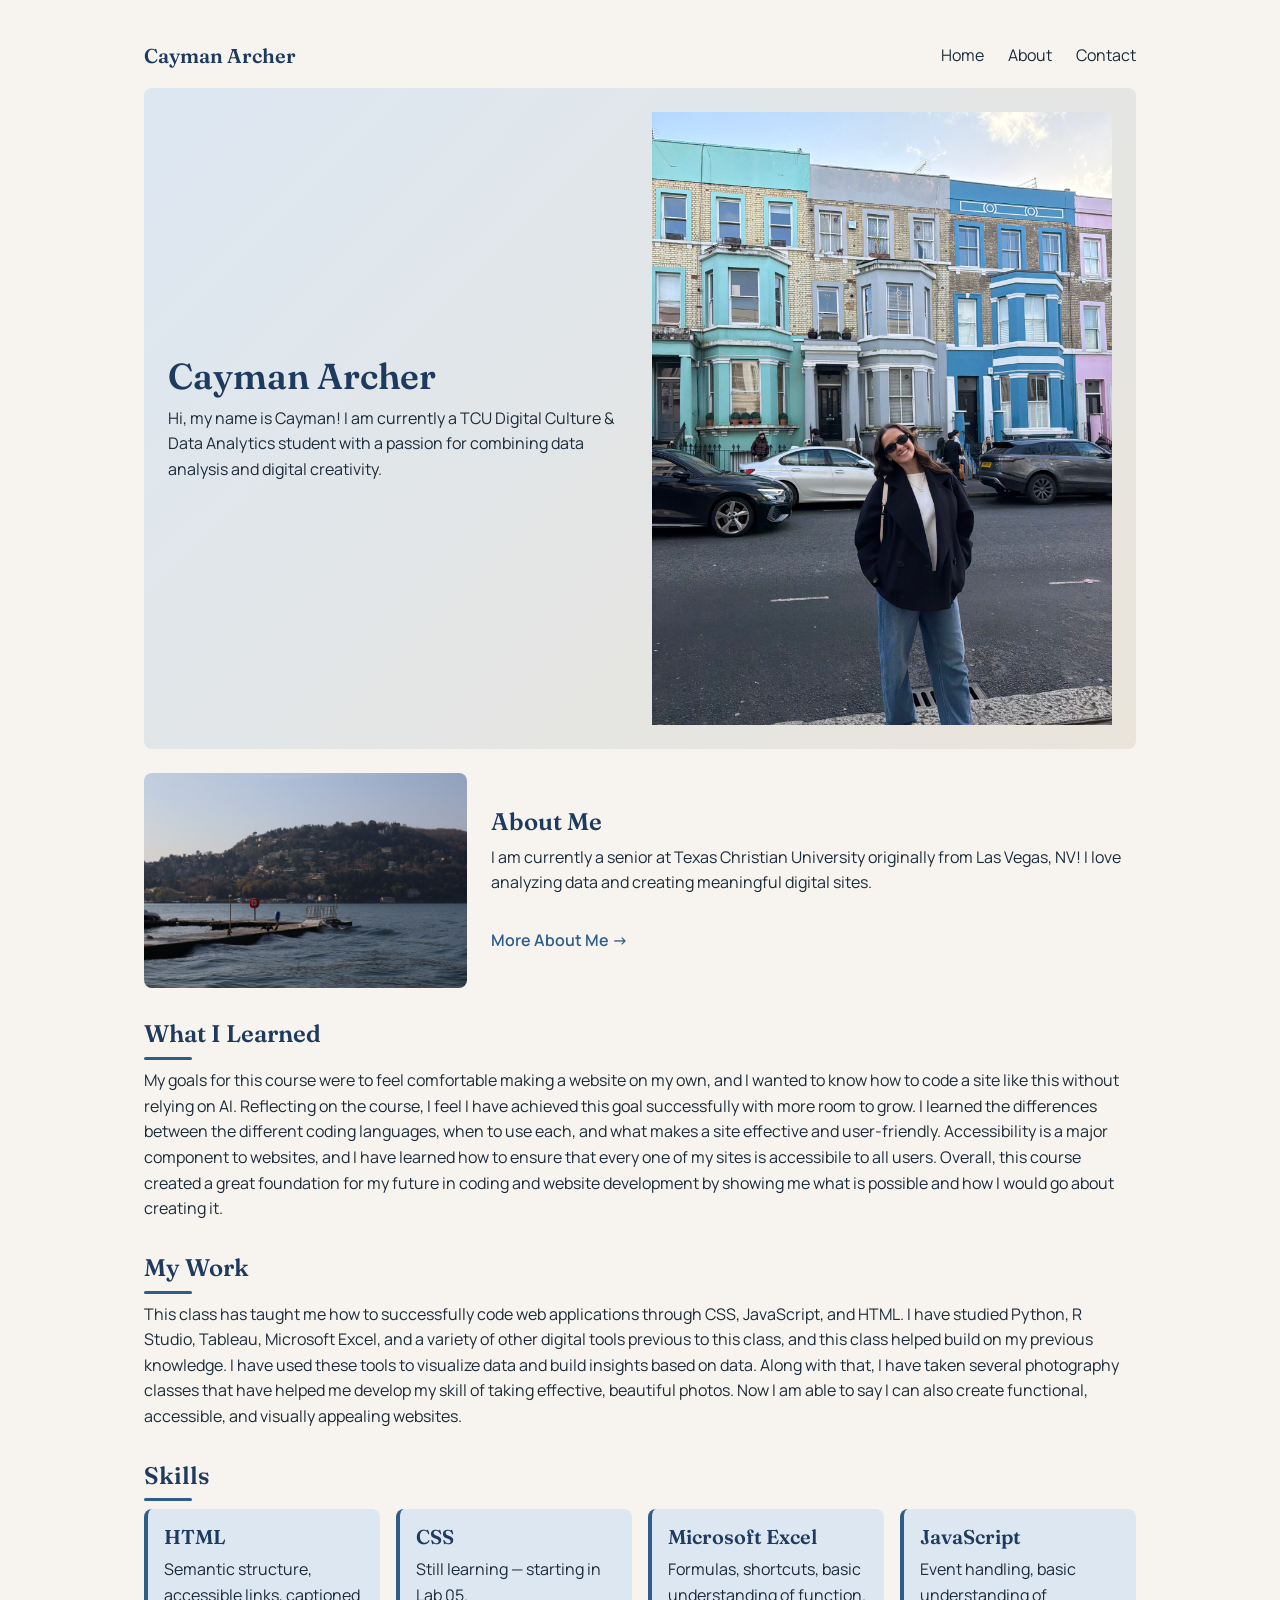
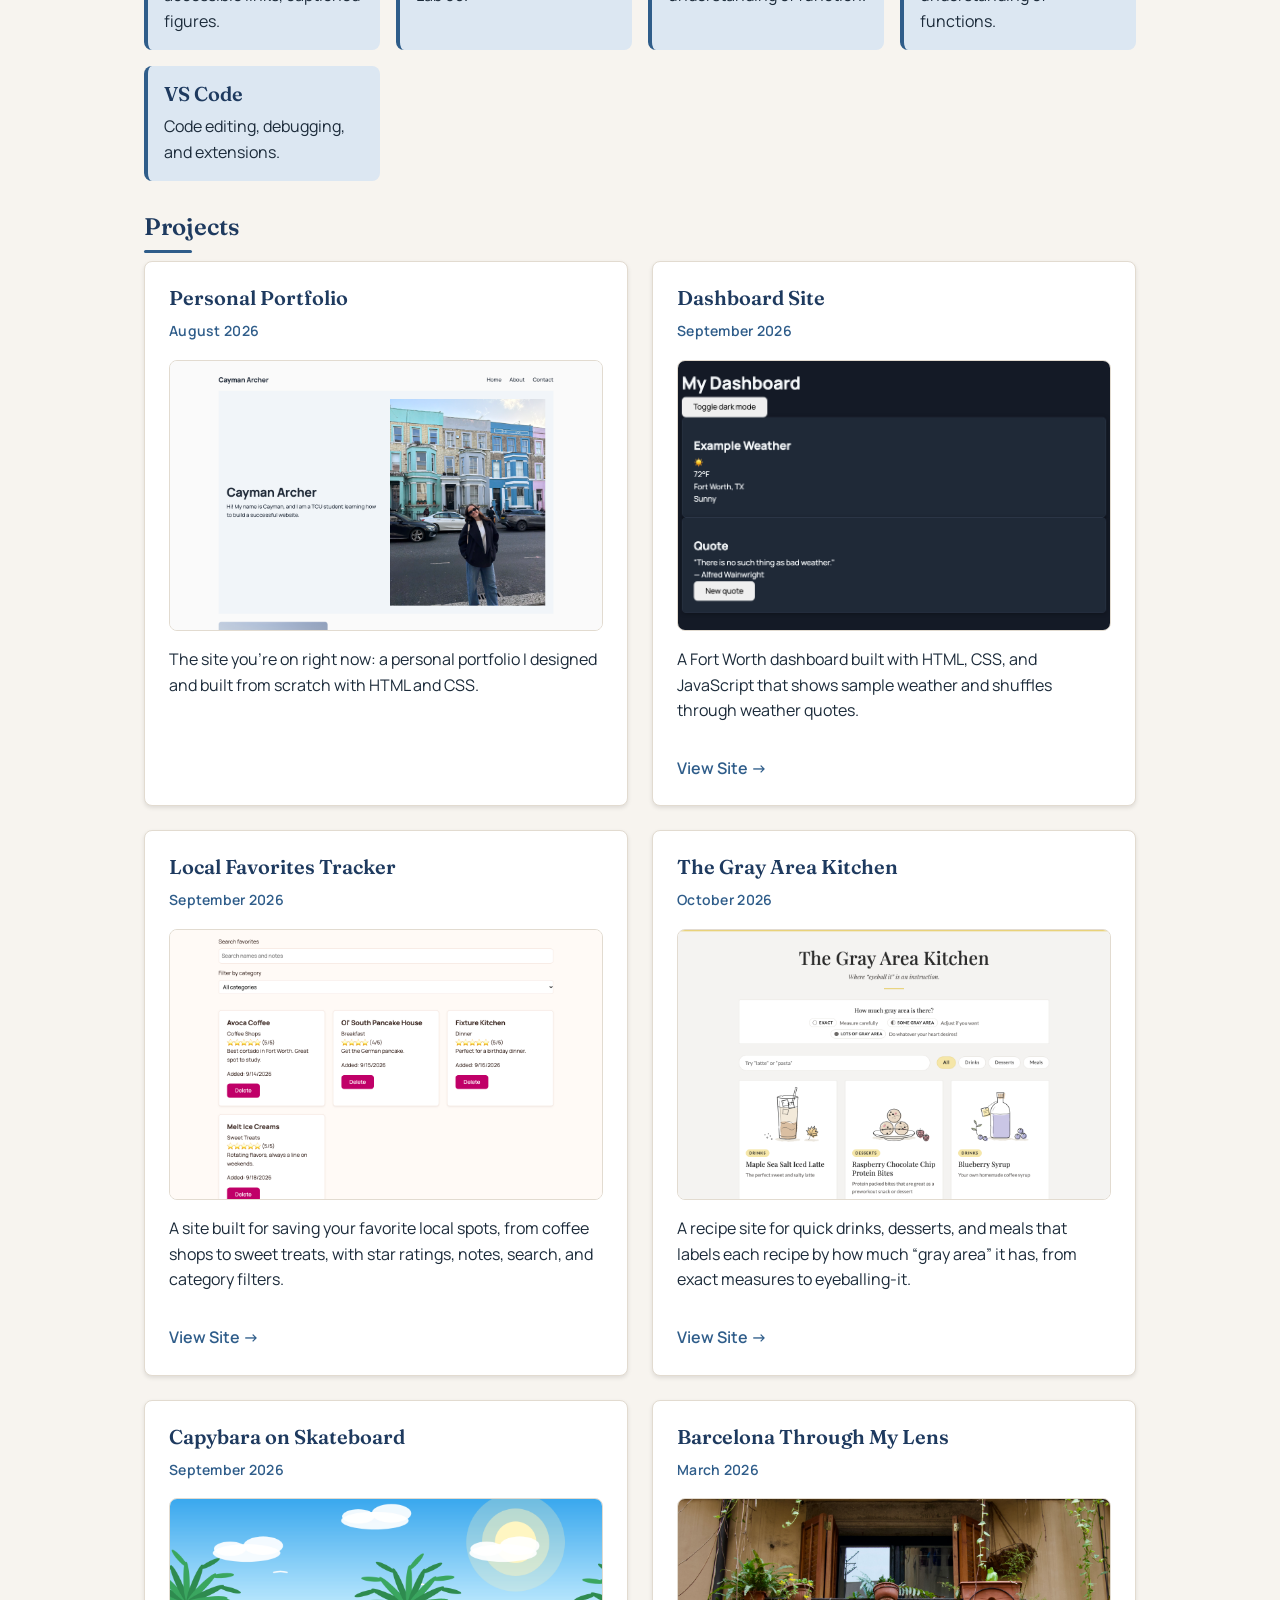
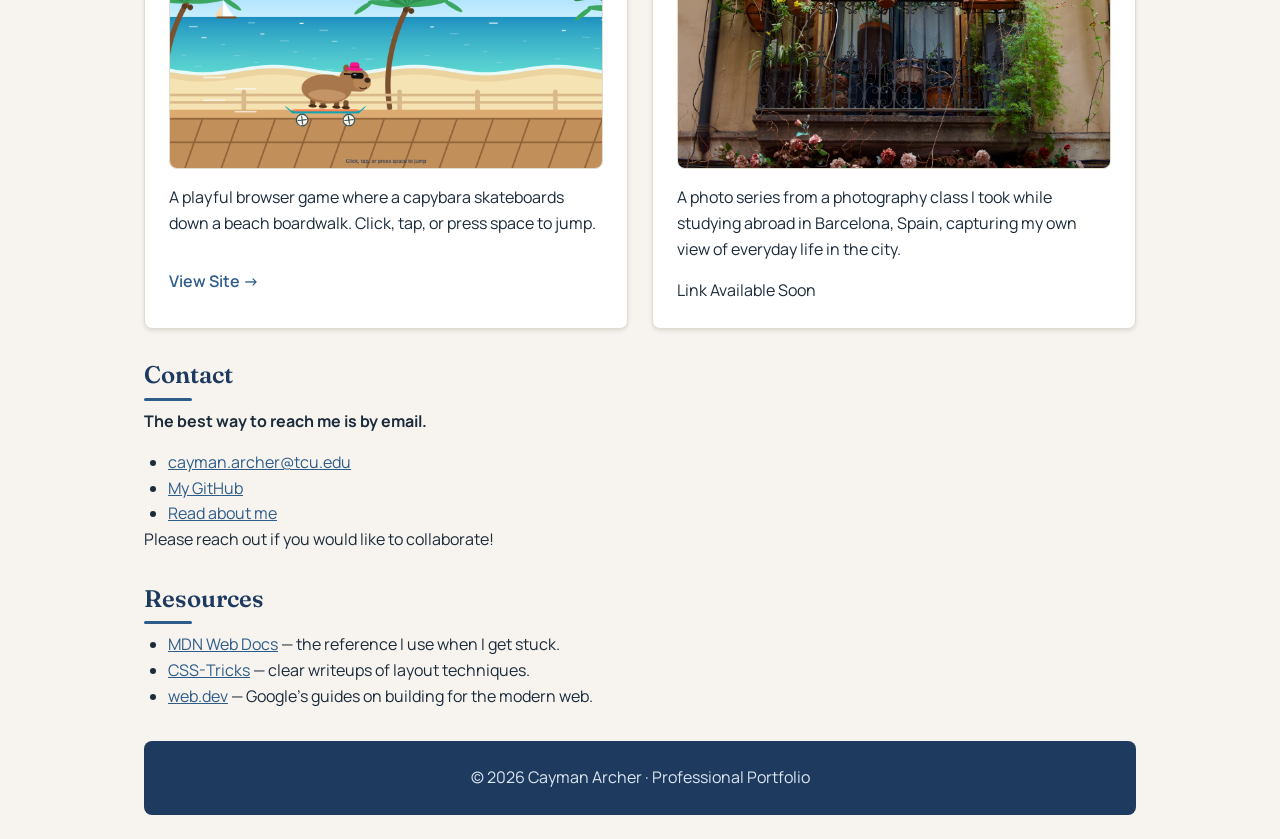
<file: index.html>
<!DOCTYPE html>
<html lang="en">

<head>
    <meta charset="UTF-8">
    <meta name="viewport" content="width=device-width, initial-scale=1.0">
    <title>Cayman Archer</title>
    <link rel="stylesheet" href="css/styles.css">
</head>

<body>
    <nav class="nav-container">
        <a href="index.html" class="logo">Cayman Archer</a>
        <div class="nav-links">
            <a href="index.html">Home</a>
            <a href="about.html">About</a>
            <a href="index.html#contact">Contact</a>
        </div>
    </nav>

    <header>
        <div class="header-text">
            <h1>Cayman Archer</h1>
            <p>Hi, my name is Cayman!  I am currently a TCU Digital Culture & Data Analytics student with a passion for combining data analysis and digital creativity. </p>
        </div>
        <div class="header-pic">
            <img src="images/CaymanArcher.jpeg" alt="Portrait of Cayman Archer standing on the street in London, England.">
        </div>
    </header>

    <main>

        <section class="about">
            <div class="about-image">
                <img src="images/LakeComo.JPG" alt="Waves hitting a dock in Lake Como, Italy">
            </div>
            <div class="about-text">
                <h2 id="about">About Me</h2>
                <p>I am currently a senior at Texas Christian University originally from Las Vegas, NV! I love analyzing data and creating meaningful digital sites.</p>
                </p> <a class="project-link" href="about.html" target="_blank" rel="noopener">More About Me &rarr;</a>

            </div>
        </section>

        <section>
            <h2>What I Learned</h2>
            <p>My goals for this course were to feel comfortable making a website on my own, and I wanted to know how to
                code a site like this without relying on AI. Reflecting on the course, I feel I have achieved this goal successfully with more room to grow.
            I learned the differences between the different coding languages, when to use each, and what makes a site effective and user-friendly. 
            Accessibility is a major component to websites, and I have learned how to ensure that every one of my sites is accessibile to all users. 
            Overall, this course created a great foundation for my future in coding and website development by showing me what is possible and how I would go about creating it. 
            </p>
        </section>

        <section>
            <h2 id="work">My Work</h2>
            <p>This class has taught me how to successfully code web applications through CSS, JavaScript, and HTML.
                I have studied Python, R Studio, Tableau, Microsoft Excel, and a variety of other digital tools previous to this class, and this class helped build on my previous knowledge.
                I have used these tools to visualize data and build insights based on data. Along with that, I have taken several photography classes 
                that have helped me develop my skill of taking effective, beautiful photos. Now I am able to say I can also create functional, accessible, and visually appealing websites. </p>
        </section>

        <section id="skills">
            <h2>Skills</h2>
                <ul class="skills-grid">
                    <li class="skill-card">
                        <h3>HTML</h3>
                        <p>Semantic structure, accessible links, captioned figures.</p>
                     </li>
                        <li class="skill-card">
                        <h3>CSS</h3>
                        <p>Still learning — starting in Lab 05.</p>
                    </li>
                    <li class="skill-card">
                        <h3>Microsoft Excel</h3>
                        <p>Formulas, shortcuts, basic understanding of function.</p>
                    </li>
                    <li class="skill-card">
                        <h3>JavaScript</h3>
                        <p>Event handling, basic understanding of functions.</p>
                    </li>
                    <li class="skill-card">
                        <h3>VS Code</h3>
                        <p>Code editing, debugging, and extensions.</p>
                    </li>
                    </ul>

        </section>
        <section id="projects">
            <h2>Projects</h2>
            <ul class="project-list">
                
                </li>
                    <li class="project-card">
                        <h3>Personal Portfolio</h3>
                        <p><time datetime="2026-08">August 2026</time></p>
                        <img src="images/portfolio.png" alt="Screenshot of the homepage of this portfolio site.">
                        <p>The site you&rsquo;re on right now: a personal portfolio I designed and built from scratch with HTML and CSS.</p>
                    </li>

                    <li class="project-card">
                        <h3>Dashboard Site</h3>
                        <p><time datetime="2026-08">September 2026</time></p>
                        <img src="images/dashboard.png" alt="Screenshot of the Dashboard Site in dark mode, showing Fort Worth weather and a weather quote.">
                        <p>A Fort Worth dashboard built with HTML, CSS, and JavaScript that shows sample weather and shuffles through weather quotes.</p>
                        <a class="project-link" href="https://caymanarcher.github.io/dashboard/" target="_blank" rel="noopener">View Site &rarr;</a>
                    </li>
                    <li class="project-card">
                        <h3>Local Favorites Tracker</h3>
                        <p><time datetime="2026-08">September 2026</time></p>
                        <img src="images/local-favorites-tracker.png" alt="Screenshot of the Local Favorites Tracker showing saved favorite places with star ratings.">
                        <p>A site built for saving your favorite local spots, from coffee shops to sweet treats, with star ratings, notes, search, and category filters.</p>
                        <a class="project-link" href="https://caymanarcher.github.io/local-favorites-tracker/" target="_blank" rel="noopener">View Site &rarr;</a>
                    </li>
                    <li class="project-card">
                        <h3>The Gray Area Kitchen</h3>
                        <p><time datetime="2026-08">October 2026</time></p>
                        <img src="images/gray-area-kitchen.png" alt="Screenshot of The Gray Area Kitchen showing illustrated recipe cards.">
                        <p>A recipe site for quick drinks, desserts, and meals that labels each recipe by how much &ldquo;gray area&rdquo; it has, from exact measures to eyeballing-it.</p>
                        <a class="project-link" href="https://caymanarcher.github.io/zed/" target="_blank" rel="noopener">View Site &rarr;</a>
                    </li>
                    <li class="project-card">
                        <h3>Capybara on Skateboard</h3>
                        <p><time datetime="2026-08">September 2026</time></p>
                        <img src="images/capybara-on-skateboard.png" alt="Screenshot of the Capybara on Skateboard game: a capybara in sunglasses skating along a beach boardwalk.">
                        <p>A playful browser game where a capybara skateboards down a beach boardwalk. Click, tap, or press space to jump.</p>
                        <a class="project-link" href="https://caymanarcher.github.io/capybara-on-skateboard/" target="_blank" rel="noopener">View Site &rarr;</a>
                    </li>
                    <li class="project-card">
                        <h3>Barcelona Through My Lens</h3>
                        <p><time datetime="2026-03">March 2026</time></p>
                        <img src="images/IMG_2192.jpeg" alt="A balcony with a variety of plants on it in Barcelona, Spain.">
                        <p>A photo series from a photography class I took while studying abroad in Barcelona, Spain, capturing my own view of everyday life in the city.</p>
                        <p>Link Available Soon</p>
                    </li>
            </ul>
        </section>
        <section id="contact">
            <h2>Contact</h2>
            <p><strong>The best way to reach me is by email.</strong></p>
            <ul>
                <li><a href="mailto:cayman.archer@tcu.edu">cayman.archer@tcu.edu</a></li>
                <li><a href="https://github.com/caymanarcher" target="_blank" rel="noopener">My GitHub</a></li>
                <li><a href="#about">Read about me</a></li>
            </ul>
                    <p>Please reach out if you would like to collaborate!</p>

        </section>

    </main>

    <aside id="resources">
        <h2>Resources</h2>
        <ul>
            <li><a href="https://developer.mozilla.org/" target="_blank" rel="noopener">MDN Web Docs</a> — the reference
                I use when I get stuck.</li>
            <li><a href="https://css-tricks.com/" target="_blank" rel="noopener">CSS-Tricks</a> — clear writeups of
                layout techniques.</li>
            <li><a href="https://web.dev/" target="_blank" rel="noopener">web.dev</a> — Google's guides on building for
                the modern web.</li>
            
        </ul>
    </aside>

    <footer>
        <p>&copy; 2026 Cayman Archer &middot; Professional Portfolio</p>
    </footer>

</body>

</html>
</file>
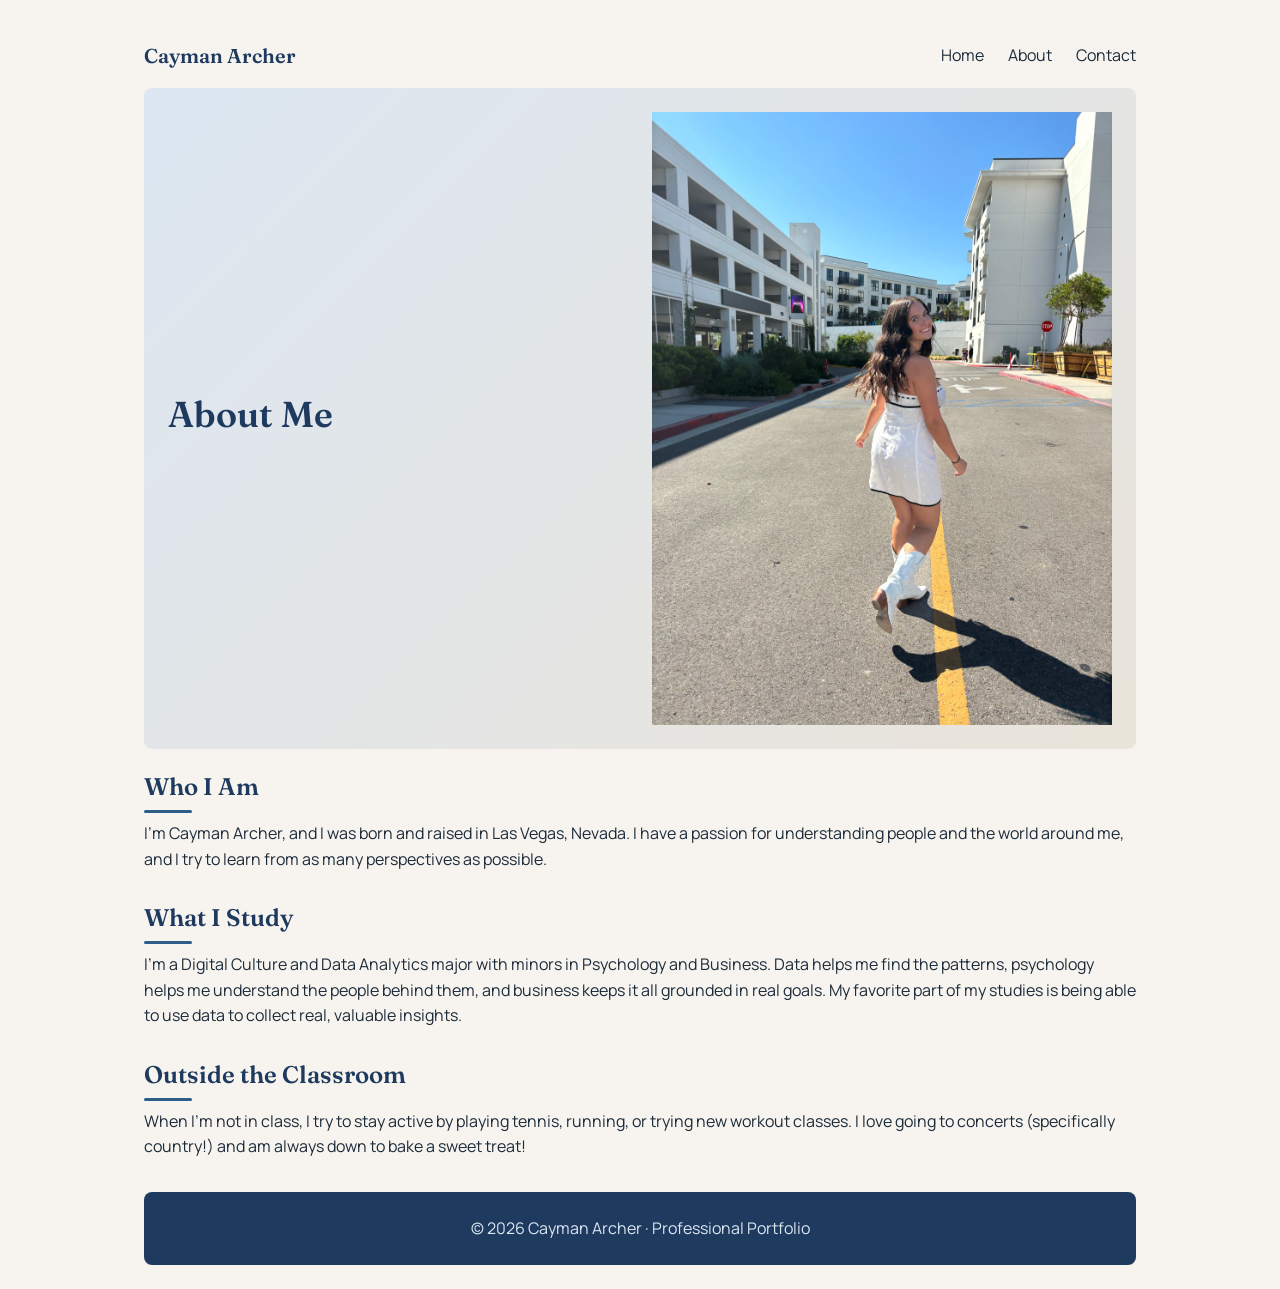
<file: about.html>
<!DOCTYPE html>
<html lang="en">
<head>
    <meta charset="UTF-8">
    <meta name="viewport" content="width=device-width, initial-scale=1.0">
    <title>About Me</title>
    <link rel="stylesheet" href="css/styles.css">
</head>
<body>
     <nav class="nav-container">
        <a href="index.html" class="logo">Cayman Archer</a>
        <div class="nav-links">
            <a href="index.html">Home</a>
            <a href="about.html">About</a>
            <a href="index.html#contact">Contact</a>
        </div>
    </nav>

    <header>
        <div class="header-text">
            <h1>About Me</h1>
        </div>
        <div class="header-pic">
            <img src="images/cayman.jpeg" alt="Portrait of Cayman Archer walking to a country concert.">
        </div>
    </header>


 <main>

    <section>
        <h2>Who I Am</h2>
        <p>I'm Cayman Archer, and I was born and raised in Las Vegas, Nevada. I have a passion for understanding people and the world around me, and I try to learn from as many perspectives as possible.</p>
    </section>

    <section>
        <h2>What I Study</h2>
        <p>I'm a Digital Culture and Data Analytics major with minors in Psychology and Business. Data helps me find the patterns, psychology helps me understand the people behind them, and business keeps it all grounded in real goals. My favorite part of my studies is being able to use data to collect real, valuable insights.</p>
    </section>

    <section>
        <h2>Outside the Classroom</h2>
        <p>When I'm not in class, I try to stay active by playing tennis, running, or trying new workout classes. I love going to concerts (specifically country!) and am always down to bake a sweet treat!</p>
    </section>

 </main>

 <footer>
    <p>&copy; 2026 Cayman Archer &middot; Professional Portfolio</p>
 </footer>

</body>
</html>
</file>
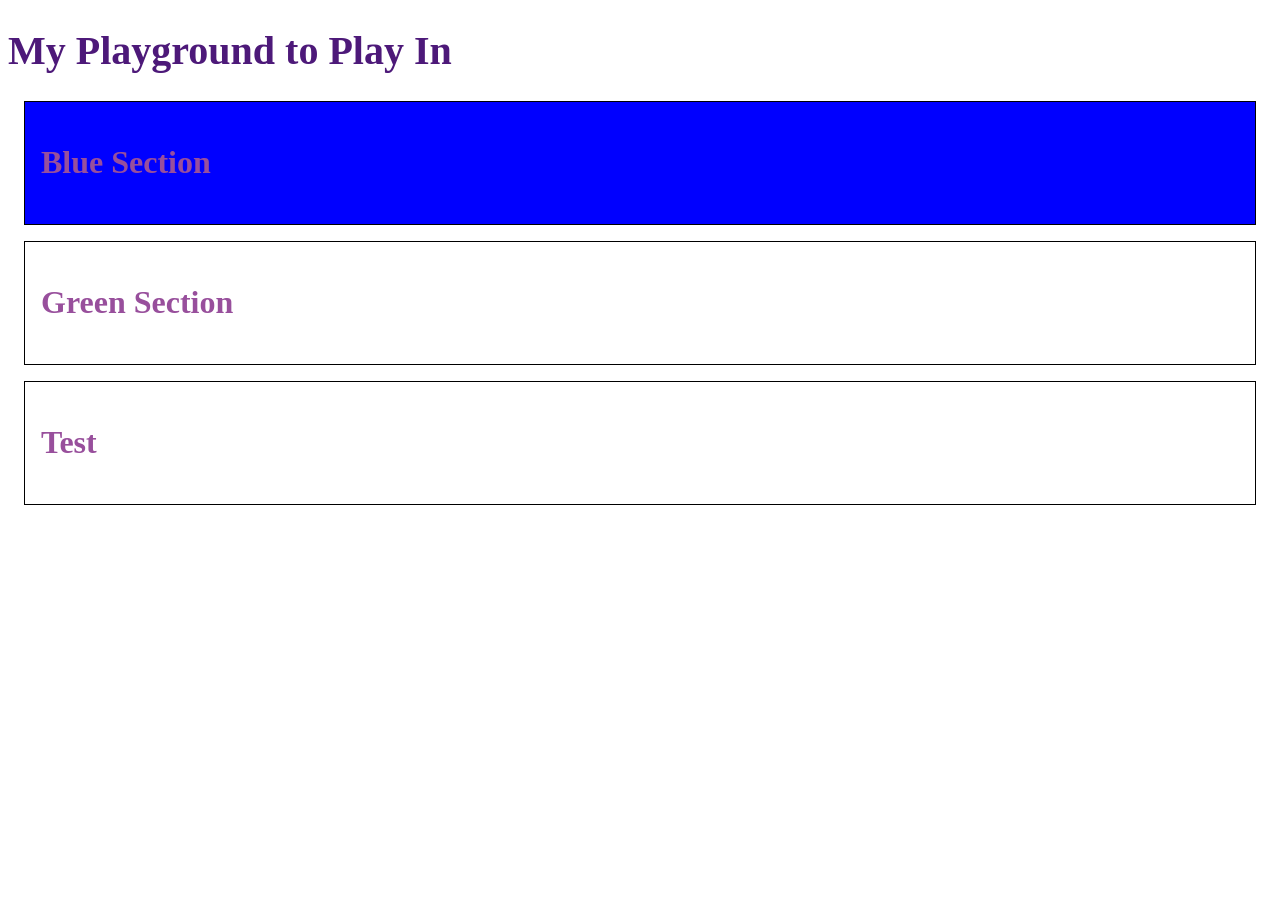
<file: sandbox.html>
<!DOCTYPE html>
<html lang="en">
<head>
    <meta charset="UTF-8">
    <meta name="viewport" content="width=, initial-scale=1.0">
    <title>Document</title>

<!--Inline CSS for learning purposes-->

<style>

    h1 {

        color: #4D1979;
        font-family:Georgia, 'Times New Roman', Times, serif;
        font-size: 2.5rem;
    }

    h2 {

        color:rgb(152, 79, 156);
        font-family: Georgia, 'Times New Roman', Times, serif;
        font-size: 2rem;
    }

    .blue {

        background-color: blue;
        color: white;
        padding: 1rem;
    }
    section {
        border: 1px solid black;
        margin: 1rem;
        padding: 1rem
    }


</style>



</head>
<body>
   <main>
    <h1>My Playground to Play In</h1>

        <section class="blue">
            <h2>Blue Section</h2>
        </section>

        <section class="green">
            <h2>Green Section</h2>
        </section>

        <section>
            <h2>Test</h2>

        </section>

   </main> 










</body>
</html>
</file>
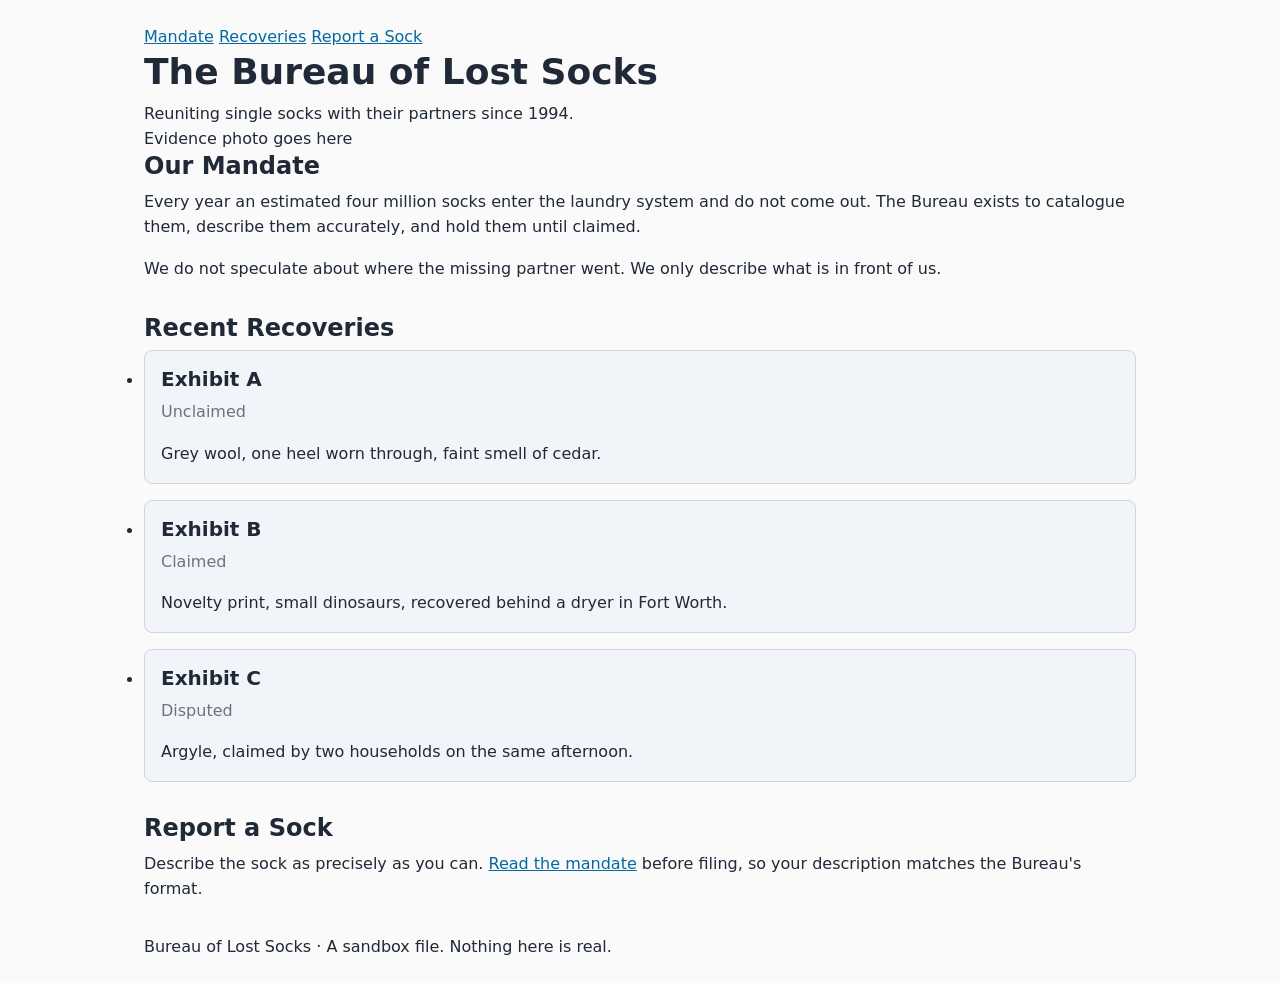
<file: sandboxes/sanbox06.html>
<!DOCTYPE html>
<html lang="en">
<head>
<meta charset="UTF-8">
<meta name="viewport" content="width=device-width, initial-scale=1.0">
<title>Bureau of Lost Socks — Sandbox</title>

<!-- Inline CSS for learning purposes. This file is a sandbox:
     it is NOT linked to css/styles.css and never will be. Break it freely. -->

<style>

/* ==========================
   1. RESET
   ========================== */
*,
*::before,
*::after {
    box-sizing: border-box;
    margin: 0;
    padding: 0;
}

img {
    max-width: 100%;
    height: auto;
    display: block;
}

/* ==========================
   2. DESIGN TOKENS
   ========================== */
:root {
    /* Color */
    --color-bg: #fafafa;
    --color-surface: #ffffff;
    --color-text: #1f2937;
    --color-muted: #6b7280;
    --color-accent: #0369a1;

    /* Spacing — a modular scale */
    --space-sm: 0.5rem;
    --space-md: 1rem;
    --space-lg: 1.5rem;
    --space-xl: 2rem;

    /* Typography */
    --text-base: 1rem;
    --text-h3: 1.25rem;
    --text-h2: 1.5rem;
    --text-h1: 2.25rem;
    --leading-body: 1.6;
    --leading-heading: 1.2;
    --font-stack: system-ui, 'Segoe UI', Tahoma, sans-serif;

    /* Layout */
    --page-width: 64rem;
    --reading-width: 70ch;
}

/* ==========================
   3. BASE ELEMENT STYLES
   ========================== */
body {
    background-color: var(--color-bg);
    color: var(--color-text);
    font-size: var(--text-base);
    line-height: var(--leading-body);
    font-family: var(--font-stack);
}

h1 { font-size: var(--text-h1); line-height: var(--leading-heading); }
h2 { font-size: var(--text-h2); line-height: var(--leading-heading); }
h3 { font-size: var(--text-h3); line-height: var(--leading-heading); }

h1, h2, h3 { margin-bottom: var(--space-sm); }
p { margin-bottom: var(--space-md); }
p:last-child { margin-bottom: 0; }

a { color: var(--color-accent); }

/* ==========================
   4. LAYOUT
   ========================== */
body {
    max-width: var(--page-width);
    margin: 0 auto;
    padding: var(--space-lg) var(--space-md);
}

section {
    margin-bottom: 32px;
}

.exhibit {
    background-color: #f1f5f9;
    border: 1px solid #d1d5db;
    border-radius: 8px;
    padding: var(--space-md);
    margin-bottom: 1rem;
}

.status {
    color: #6b7280;
}

</style>
</head>
<body>

    <nav>
    <a href="#mandate">Mandate</a>
    <a href="#recoveries">Recoveries</a>
    <a href="#report">Report a Sock</a>
</nav>

<header>
    <div class="header-text">
    <h1>The Bureau of Lost Socks</h1>
    <p>Reuniting single socks with their partners since 1994.</p>
    </div>
    <div class="header-pic">
        <!-- TODO: replace before submitting -->
        <p>Evidence photo goes here</p>
    </div>
</header>



<main>

    <section id="mandate">
        <h2>Our Mandate</h2>
        <p>Every year an estimated four million socks enter the laundry system and do not come out. The Bureau exists to catalogue them, describe them accurately, and hold them until claimed.</p>
        <p>We do not speculate about where the missing partner went. We only describe what is in front of us.</p>
    </section>

    <section id="recoveries">
        <h2>Recent Recoveries</h2>
        <ul>
            <li class="exhibit">
                <h3>Exhibit A</h3>
                <p class="status">Unclaimed</p>
                <p>Grey wool, one heel worn through, faint smell of cedar.</p>
            </li>
            <li class="exhibit">
                <h3>Exhibit B</h3>
                <p class="status">Claimed</p>
                <p>Novelty print, small dinosaurs, recovered behind a dryer in Fort Worth.</p>
            </li>
            <li class="exhibit">
                <h3>Exhibit C</h3>
                <p class="status">Disputed</p>
                <p>Argyle, claimed by two households on the same afternoon.</p>
            </li>
        </ul>
    </section>

    <section id="report">
        <h2>Report a Sock</h2>
        <p>Describe the sock as precisely as you can. <a href="#mandate">Read the mandate</a> before filing, so your description matches the Bureau's format.</p>
    </section>

</main>

<footer>
    <p>Bureau of Lost Socks &middot; A sandbox file. Nothing here is real.</p>
</footer>

</body>
</html>
</file>
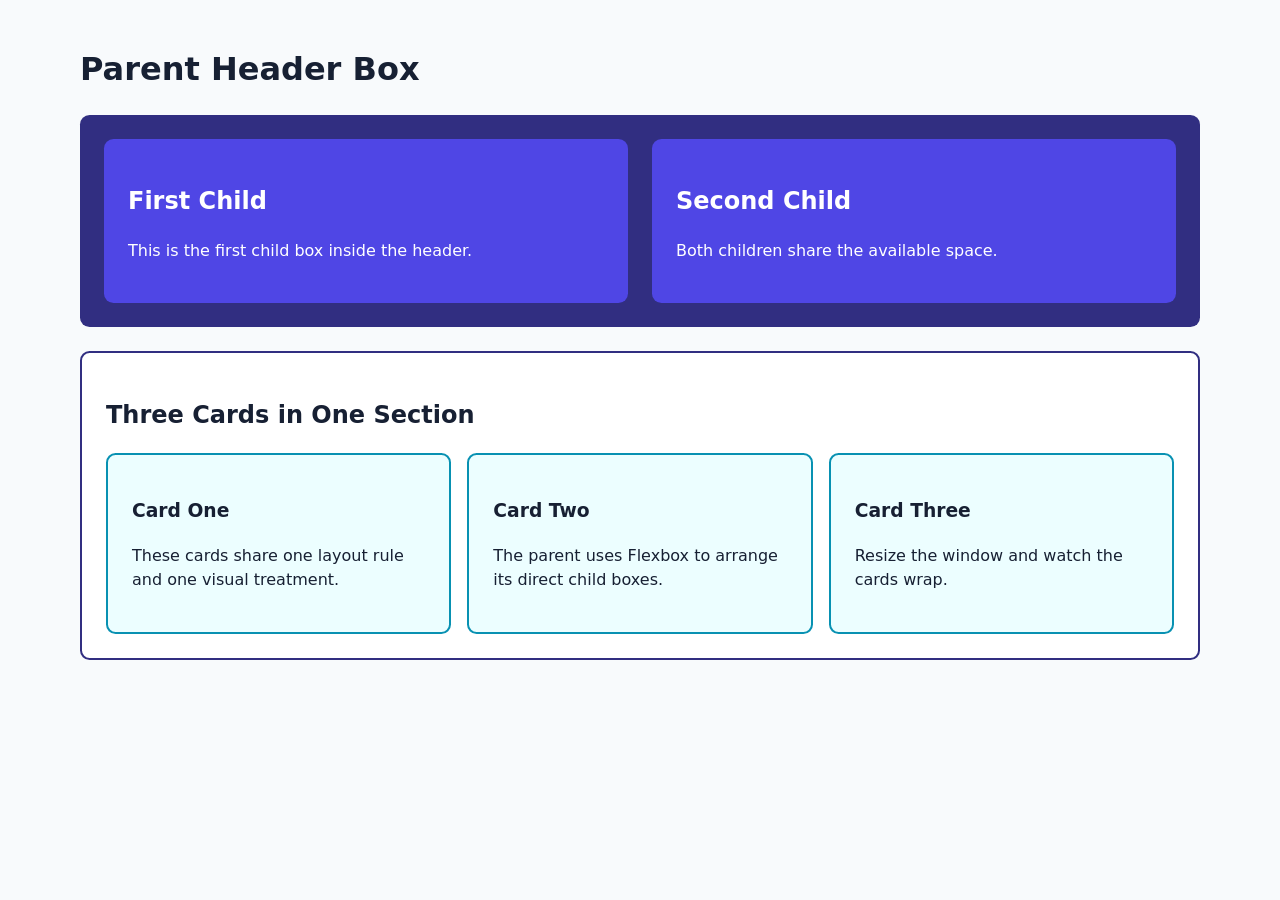
<file: sandboxes/sandbox07.html>
<!doctype html>
<html lang="en">

<head>
    <meta charset="utf-8">
    <meta name="viewport" content="width=device-width, initial-scale=1">
    <title>Student: Flexbox Practice Exercise</title>

    <style>
        :root {
            /* Color */
            --color-bg: #f8fafc;
            --color-surface: #ffffff;
            --color-surface-alt: #ecfeff;
            --color-text: #172033;
            --color-border: #0891b2;
            --color-accent: #312e81;
            --color-accent-alt: #4f46e5;
            --color-on-accent: #ffffff;

            /* Spacing */
            --space-md: 1rem;
            --space-lg: 1.5rem;

            /* Structure */
            --radius-md: 0.6rem;
        }

        * {
            box-sizing: border-box;
        }

        body {
            margin: 0;
            background-color: var(--color-bg);
            color: var(--color-text);
            font-family: system-ui, sans-serif;
            line-height: 1.5;
        }

        .page {
            width: min(90%, 70rem);
            margin: 0 auto;
            padding: var(--space-lg) 0;
        }

        /* The parent box. Flexbox arranges its direct children. */
        header {
            display: flex;
            flex-wrap: wrap;
            align-items: center;
            gap: var(--space-lg);
            padding: var(--space-lg);
            background-color: var(--color-accent);
            color: var(--color-on-accent);
            border-radius: var(--radius-md);
        }

        /* flex: 1 shares the space between the children. */
        .header-child {
            flex: 1;
            min-width: 16rem;
            padding: var(--space-lg);
            background-color: var(--color-accent-alt);
            border-radius: var(--radius-md);
        }

        .cards-section {
            margin-top: var(--space-lg);
            padding: var(--space-lg);
            background-color: var(--color-surface);
            border: 2px solid var(--color-accent);
            border-radius: var(--radius-md);
        }

        .cards {
            display: flex;
            flex-wrap: wrap; 
            gap: var(--space-md);
        }

        .card {
            flex: 1;
            min-width: 12rem;
            padding: var(--space-lg);
            background-color: var(--color-surface-alt);
            border: 2px solid var(--color-border);
            border-radius: var(--radius-md);
        }
    </style>
</head>

<body>

    <main class="page">

        <h1>Parent Header Box</h1>

        <header>

            <div class="header-child">
                <h2>First Child</h2>
                <p>This is the first child box inside the header.</p>
            </div>

            <div class="header-child">
                <h2>Second Child</h2>
                <p>Both children share the available space.</p>
            </div>

        </header>

        <section class="cards-section">

            <h2>Three Cards in One Section</h2>

            <div class="cards">

                <article class="card">
                    <h3>Card One</h3>
                    <p>These cards share one layout rule and one visual treatment.</p>
                </article>

                <article class="card">
                    <h3>Card Two</h3>
                    <p>The parent uses Flexbox to arrange its direct child boxes.</p>
                </article>

                <article class="card">
                    <h3>Card Three</h3>
                    <p>Resize the window and watch the cards wrap.</p>
                </article>

            </div>

        </section>

    </main>

</body>

</html>
</file>
<file: css/styles.css>
@import url('https://fonts.googleapis.com/css2?family=Fraunces:opsz,wght@9..144,400..700&family=Manrope:wght@200..800&display=swap');

/* ==========================
   1. RESET
   ========================== */

*,
*::before,
*::after {
    box-sizing: border-box;
    margin: 0;
    padding: 0;
}

img {
    max-width: 100%;
    height: auto;
    display: block;
}

/* ==========================
   2. DESIGN TOKENS
   ========================== */
   :root {
    /* Color */
    --color-bg: #f7f4ef;          /* warm sand */
    --color-surface: #ffffff;
    --color-text: #1c2b3a;        /* deep navy */
    --color-muted: #6b7280;
    --color-accent: #2f5d8a;      /* ocean blue */
    --color-accent-dark: #1e3a5f; /* navy */
    --color-accent-soft: #dce7f2; /* pale blue */
    --color-surface-alt: #eae4da; /* stone */
    --color-border: #e2dbd0;
    --shadow-sm: 0 2px 4px rgba(0, 0, 0, 0.1);
    /* Spacing — a modular scale */
    --space-sm: 0.5rem;
    --space-md: 1rem;
    --space-lg: 1.5rem;
    --radius-md: 8px;
    --space-xl: 2rem;
    /* Typography */
    --text-base: 1rem;
    --text-h3: 1.25rem;
    --text-h2: 1.5rem;
    --text-h1: 2.25rem;
    --leading-body: 1.6;
    --leading-heading: 1.2;
    --font-stack: 'Manrope', sans-serif;
    --font-heading: 'Fraunces', Georgia, serif;
    /* Layout */
    --page-width: 64rem;
    --reading-width: 70ch;
}

/* ==========================
   3. BASE ELEMENT STYLES
   ========================== */
   body {
    background-color: var(--color-bg);
    color: var(--color-text);
    font-size: var(--text-base);
    line-height: var(--leading-body);
    font-family: var(--font-stack);
    /* ...existing Lab 05 declarations... */
}

h1, h2, h3, .logo {
    font-family: var(--font-heading);
    font-weight: 600;
    color: var(--color-accent-dark);
}
h1 { font-size: var(--text-h1); line-height: var(--leading-heading); }
h2 { font-size: var(--text-h2); line-height: var(--leading-heading); }
h3 { font-size: var(--text-h3); line-height: var(--leading-heading); }

h1, h2, h3 { margin-bottom: var(--space-sm); }
section > h2::after,
aside > h2::after {
    content: "";
    display: block;
    width: 3rem;
    height: 3px;
    margin-top: var(--space-sm);
    background-color: var(--color-accent);
    border-radius: 2px;
}
p { margin-bottom: var(--space-md); }
p:last-child { margin-bottom: 0; }

a { color: var(--color-accent); }
ul { padding-left: var(--space-lg);}

a:focus-visible {
    outline: 2px solid var(--color-accent);
    outline-offset: 2px;
}

/* ==========================
   4. LAYOUT
   Breakpoints used in this file:
     768px  — tablet and larger
   (CSS variables cannot be used inside @media conditions,
    so breakpoints are documented here instead of tokenized.)
   ========================== */
   body {
    max-width: var(--page-width);
    margin: 0 auto;
    padding: var(--space-lg) var(--space-md);
}
    header {
        display: flex;
        align-items: center;
        gap: var(--space-lg);
        padding: var(--space-lg);
        background: linear-gradient(135deg, var(--color-accent-soft), var(--color-surface-alt));
        border-radius: var(--radius-md);
        margin-bottom: var(--space-lg);
        flex-wrap: wrap;
    }
    .header-text { flex: 1; min-width: 16rem; }
.header-pic {
    flex: 1;
    background-color: var(--color-surface);
    min-height: 18rem;
    border-radius: var(--radius-md);
    display: flex;
    align-items: center;
    justify-content: center;
    color: var(--color-muted);
    min-width: 16rem;
}
nav {
    padding: var(--space-md) 0;
}
nav a {
    color: var(--color-text);
    text-decoration: none;
    transition: color 0.2s;
}
nav a:hover { color: var(--color-accent); }

.nav-container {
    display: flex;
    justify-content: space-between;
    align-items: center;
    flex-wrap: wrap;
    gap: var(--space-md);
}
.nav-links { display: flex; gap: var(--space-lg); }
.logo {
    font-size: var(--text-h3);
    text-decoration: none;
}

section, aside { margin-bottom: var(--space-xl); }
.skills-grid {
    list-style: none;
    padding-left: 0;
    display: grid;
    grid-template-columns: repeat(auto-fit, minmax(12rem, 1fr));
    gap: var(--space-md);
}
.skill-card {
    padding: var(--space-md);
    background-color: var(--color-accent-soft);
    border-left: 4px solid var(--color-accent);
    border-radius: var(--radius-md);
}
.about {
    display: flex;
    flex-wrap: wrap;
    align-items: center;
    gap: var(--space-lg);
}
.about-image { flex: 1; min-width: 16rem; }
.about-image img { width: 100%; border-radius: var(--radius-md); }
.about-text { flex: 2; min-width: 16rem; max-width: var(--reading-width); }

.project-list {
    list-style: none;
    padding-left: 0;
    display: grid;
    grid-template-columns: 1fr;
    gap: var(--space-lg);
}
@media (min-width: 768px) {
    .project-list { grid-template-columns: 1fr 1fr; }
    .project-card.featured { grid-column: span 2; }
}
.project-card {
    padding: var(--space-lg);
    background-color: var(--color-surface);
    border: 1px solid var(--color-border);
    border-radius: var(--radius-md);
    box-shadow: var(--shadow-sm);
}
.skill-card,
.project-card {
    transition: transform 0.2s ease, box-shadow 0.2s ease;
}
.skill-card:hover,
.project-card:hover {
    transform: translateY(-4px);
    box-shadow: 0 8px 20px rgba(0, 0, 0, 0.12);
}
@media (prefers-reduced-motion: reduce) {
    .skill-card,
    .project-card { transition: none; }
    .skill-card:hover,
    .project-card:hover { transform: none; }
}
.project-card img {
    width: 100%;
    aspect-ratio: 16 / 10;
    object-fit: cover;
    object-position: top;
    border-radius: var(--radius-md);
    border: 1px solid var(--color-border);
    margin-bottom: var(--space-md);
}
.project-link {
    display: inline-block;
    margin-top: var(--space-md);
    font-weight: 600;
    text-decoration: none;
}
.project-link:hover { text-decoration: underline; }

.project-card time {
    color: var(--color-accent);
    font-size: 0.875rem;
    font-weight: 600;
    letter-spacing: 0.02em;
}

footer {
    margin-top: var(--space-xl);
    padding: var(--space-lg);
    background-color: var(--color-accent-dark);
    color: var(--color-accent-soft);
    border-radius: var(--radius-md);
    text-align: center;
}
</file>
